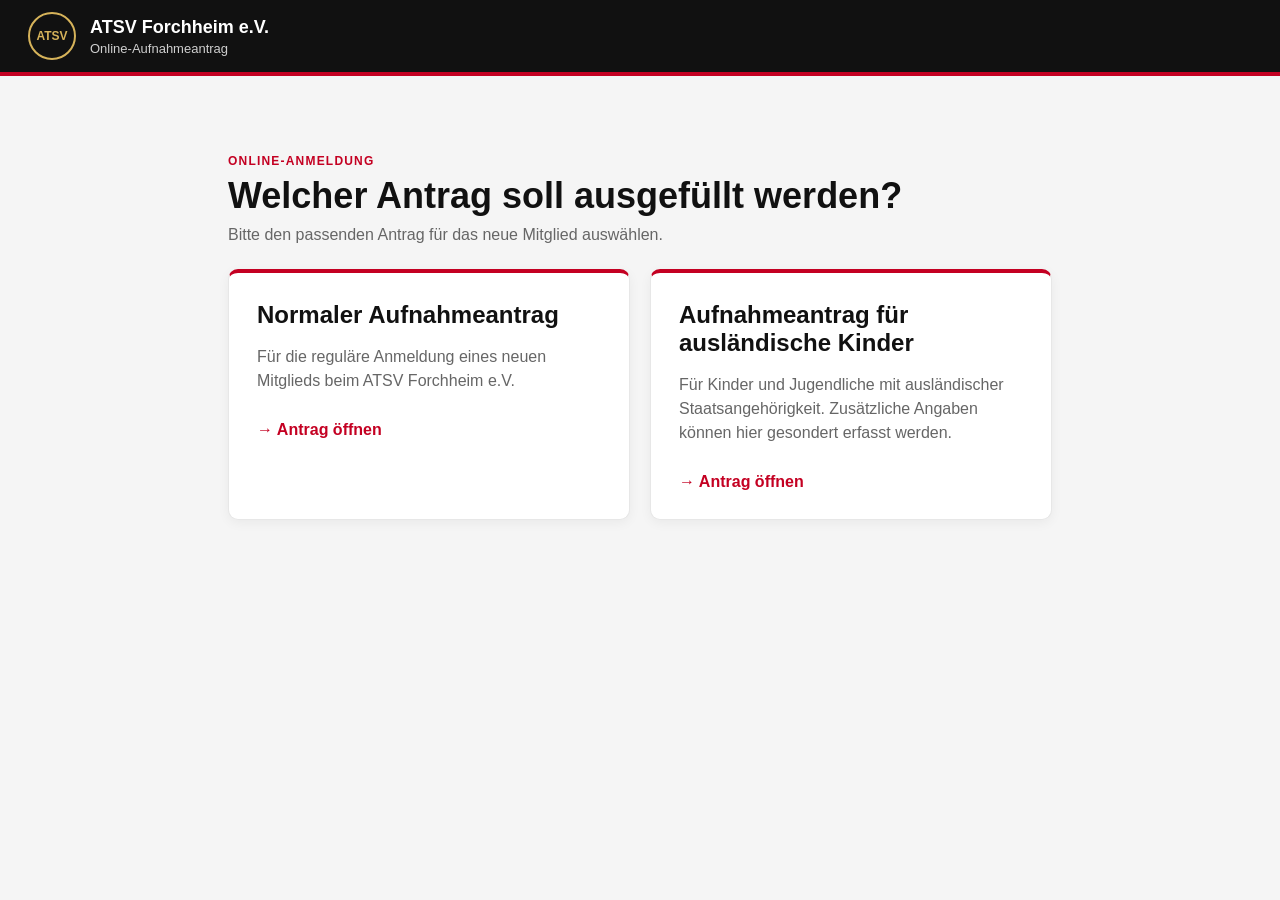
<file: antraege/index.html>
<!DOCTYPE html>
<html lang="de">
<head>
  <meta charset="UTF-8">
  <meta name="viewport" content="width=device-width, initial-scale=1.0">
  <title>Online-Aufnahmeantrag – ATSV Forchheim e.V.</title>
  <link rel="stylesheet" href="../styles.css">
  <style>
    .form-choice { max-width: 900px; margin: 40px auto; }
    .choice-grid { display:grid; grid-template-columns:repeat(2,1fr); gap:20px; margin-top:25px; }
    .choice { background:#fff; border:1px solid #e7e7e7; border-top:4px solid #c40022; border-radius:10px; padding:28px; text-decoration:none; color:#111; box-shadow:0 3px 12px rgba(0,0,0,.05); }
    .choice:hover { transform:translateY(-2px); }
    .choice h2 { margin:0 0 10px; }
    .choice p { color:#666; line-height:1.5; }
    .choice span { display:inline-block; margin-top:12px; color:#c40022; font-weight:700; }
    @media(max-width:700px){.choice-grid{grid-template-columns:1fr;}}
  </style>
</head>
<body>
<header class="topbar"><div class="brand"><div class="logo-placeholder">ATSV</div><div><div class="club-name">ATSV Forchheim e.V.</div><div class="app-name">Online-Aufnahmeantrag</div></div></div></header>
<main class="content form-choice">
  <p class="eyebrow">ONLINE-ANMELDUNG</p>
  <h1>Welcher Antrag soll ausgefüllt werden?</h1>
  <p class="subtitle">Bitte den passenden Antrag für das neue Mitglied auswählen.</p>
  <div class="choice-grid">
    <a class="choice" href="normal.html"><h2>Normaler Aufnahmeantrag</h2><p>Für die reguläre Anmeldung eines neuen Mitglieds beim ATSV Forchheim e.V.</p><span>→ Antrag öffnen</span></a>
    <a class="choice" href="auslaendische-kinder.html"><h2>Aufnahmeantrag für ausländische Kinder</h2><p>Für Kinder und Jugendliche mit ausländischer Staatsangehörigkeit. Zusätzliche Angaben können hier gesondert erfasst werden.</p><span>→ Antrag öffnen</span></a>
  </div>
</main>
</body>
</html>
</file>
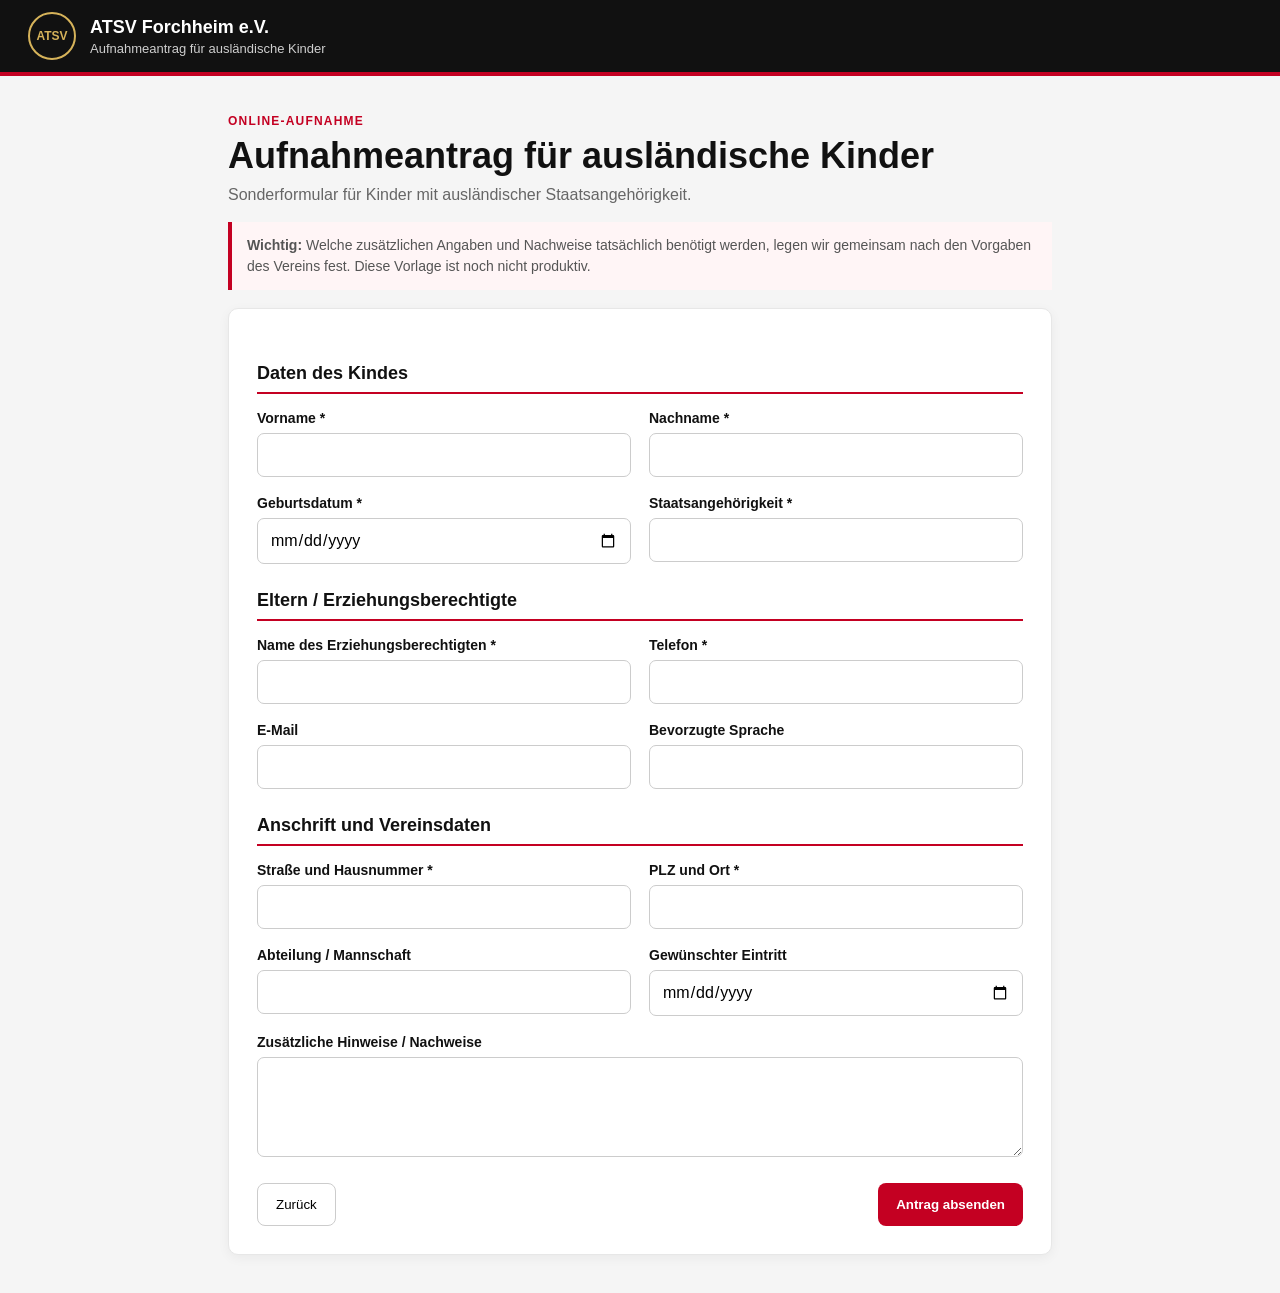
<file: antrag-auslaendische-kinder.html>
<!DOCTYPE html>
<html lang="de">
<head>
  <meta charset="UTF-8">
  <meta name="viewport" content="width=device-width, initial-scale=1.0">
  <title>ATSV – Aufnahmeantrag ausländische Kinder</title>
  <link rel="stylesheet" href="styles.css">
  <style>
    .form-page{max-width:900px;margin:0 auto}.form-card{background:#fff;border:1px solid #e7e7e7;border-radius:10px;padding:28px;box-shadow:0 3px 12px rgba(0,0,0,.05)}.form-grid{display:grid;grid-template-columns:1fr 1fr;gap:18px}.field{display:flex;flex-direction:column;gap:7px}.field.full{grid-column:1/-1}label{font-size:14px;font-weight:700}input,select,textarea{width:100%;padding:12px;border:1px solid #ccc;border-radius:7px;font:inherit;background:#fff}textarea{min-height:100px;resize:vertical}.section-title{margin:26px 0 16px;padding-bottom:8px;border-bottom:2px solid #c40022;font-size:18px}.special-note{background:#fff5f6;border-left:4px solid #c40022;padding:13px 15px;margin:18px 0;color:#555;font-size:14px;line-height:1.5}.actions{margin-top:26px;display:flex;justify-content:space-between;gap:12px}.secondary-button{border:1px solid #ccc;border-radius:8px;background:#fff;padding:13px 18px;cursor:pointer}@media(max-width:700px){.form-grid{grid-template-columns:1fr}.field.full{grid-column:auto}.actions{flex-direction:column}}
  </style>
</head>
<body>
<header class="topbar"><div class="brand"><div class="logo-placeholder">ATSV</div><div><div class="club-name">ATSV Forchheim e.V.</div><div class="app-name">Aufnahmeantrag für ausländische Kinder</div></div></div></header>
<main class="content form-page">
  <p class="eyebrow">ONLINE-AUFNAHME</p><h1>Aufnahmeantrag für ausländische Kinder</h1><p class="subtitle">Sonderformular für Kinder mit ausländischer Staatsangehörigkeit.</p>
  <div class="special-note"><strong>Wichtig:</strong> Welche zusätzlichen Angaben und Nachweise tatsächlich benötigt werden, legen wir gemeinsam nach den Vorgaben des Vereins fest. Diese Vorlage ist noch nicht produktiv.</div>
  <form class="form-card" onsubmit="event.preventDefault(); alert('Der Antrag ist noch nicht mit der Datenbank verbunden.');">
    <h2 class="section-title">Daten des Kindes</h2>
    <div class="form-grid">
      <div class="field"><label for="vorname">Vorname *</label><input id="vorname" required></div>
      <div class="field"><label for="nachname">Nachname *</label><input id="nachname" required></div>
      <div class="field"><label for="geburt">Geburtsdatum *</label><input id="geburt" type="date" required></div>
      <div class="field"><label for="staatsangehoerigkeit">Staatsangehörigkeit *</label><input id="staatsangehoerigkeit" required></div>
    </div>
    <h2 class="section-title">Eltern / Erziehungsberechtigte</h2>
    <div class="form-grid">
      <div class="field"><label for="erziehungsberechtigt">Name des Erziehungsberechtigten *</label><input id="erziehungsberechtigt" required></div>
      <div class="field"><label for="telefon">Telefon *</label><input id="telefon" type="tel" required></div>
      <div class="field"><label for="email">E-Mail</label><input id="email" type="email"></div>
      <div class="field"><label for="sprache">Bevorzugte Sprache</label><input id="sprache"></div>
    </div>
    <h2 class="section-title">Anschrift und Vereinsdaten</h2>
    <div class="form-grid">
      <div class="field"><label for="strasse">Straße und Hausnummer *</label><input id="strasse" required></div>
      <div class="field"><label for="ort">PLZ und Ort *</label><input id="ort" required></div>
      <div class="field"><label for="abteilung">Abteilung / Mannschaft</label><input id="abteilung"></div>
      <div class="field"><label for="eintritt">Gewünschter Eintritt</label><input id="eintritt" type="date"></div>
      <div class="field full"><label for="nachweise">Zusätzliche Hinweise / Nachweise</label><textarea id="nachweise"></textarea></div>
    </div>
    <div class="actions"><button type="button" class="secondary-button" onclick="history.back()">Zurück</button><button class="primary-button" type="submit">Antrag absenden</button></div>
  </form>
</main>
</body>
</html>
</file>
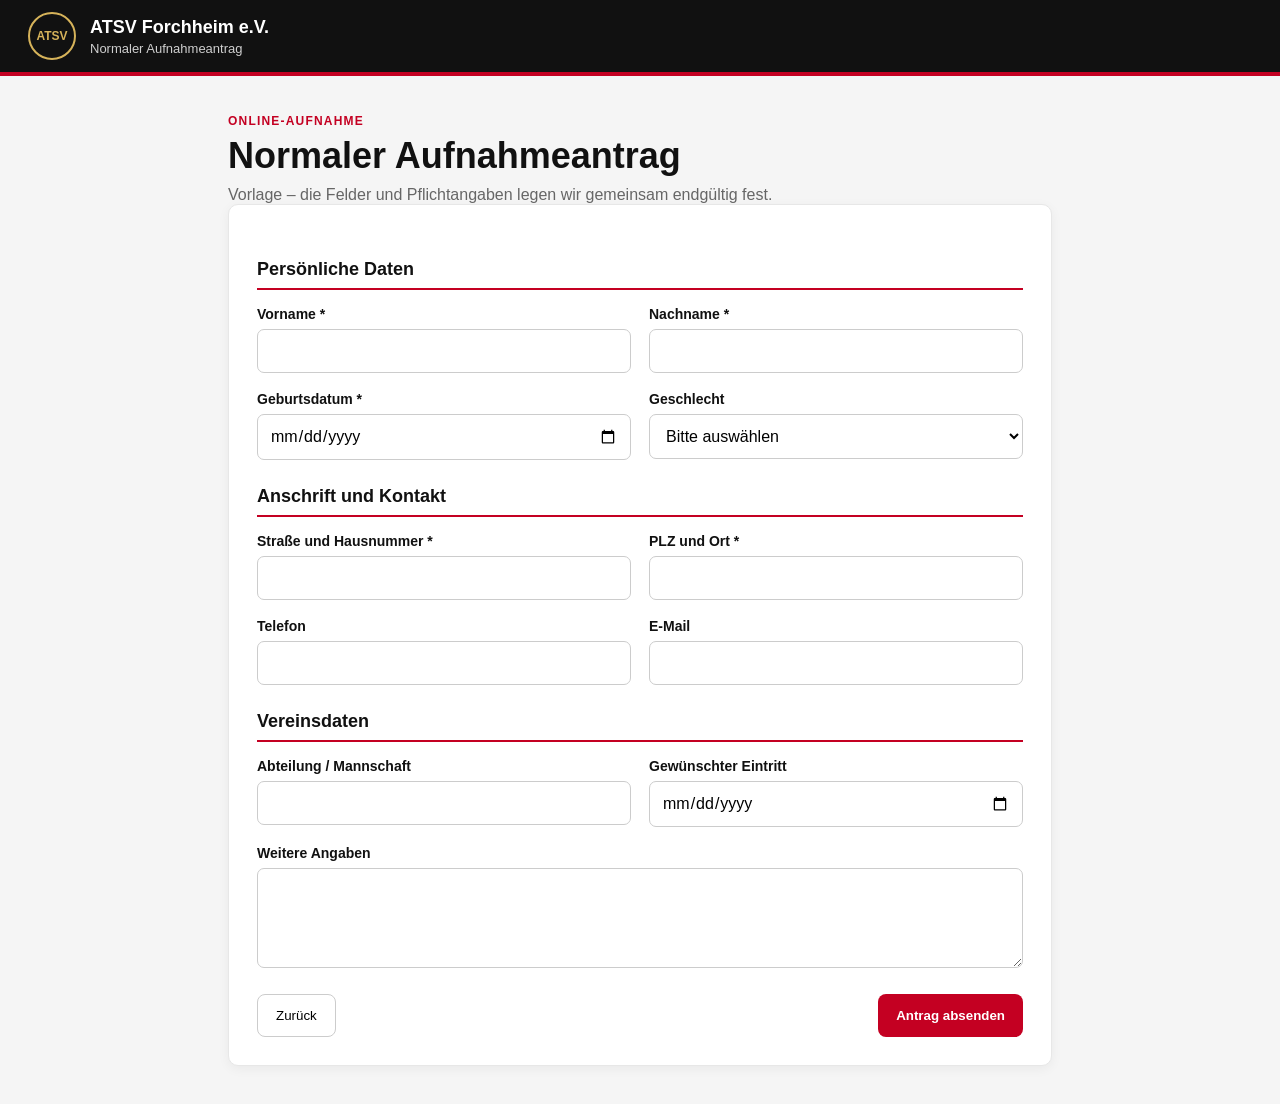
<file: antrag-normal.html>
<!DOCTYPE html>
<html lang="de">
<head>
  <meta charset="UTF-8">
  <meta name="viewport" content="width=device-width, initial-scale=1.0">
  <title>ATSV – Normaler Aufnahmeantrag</title>
  <link rel="stylesheet" href="styles.css">
  <style>
    .form-page { max-width: 900px; margin: 0 auto; }
    .form-card { background:#fff; border:1px solid #e7e7e7; border-radius:10px; padding:28px; box-shadow:0 3px 12px rgba(0,0,0,.05); }
    .form-grid { display:grid; grid-template-columns:1fr 1fr; gap:18px; }
    .field { display:flex; flex-direction:column; gap:7px; }
    .field.full { grid-column:1/-1; }
    label { font-size:14px; font-weight:700; }
    input, select, textarea { width:100%; padding:12px; border:1px solid #ccc; border-radius:7px; font:inherit; background:#fff; }
    textarea { min-height:100px; resize:vertical; }
    .section-title { margin:26px 0 16px; padding-bottom:8px; border-bottom:2px solid #c40022; font-size:18px; }
    .actions { margin-top:26px; display:flex; justify-content:space-between; gap:12px; }
    .secondary-button { border:1px solid #ccc; border-radius:8px; background:#fff; padding:13px 18px; cursor:pointer; }
    @media(max-width:700px){ .form-grid{grid-template-columns:1fr;} .field.full{grid-column:auto;} .actions{flex-direction:column;} }
  </style>
</head>
<body>
<header class="topbar"><div class="brand"><div class="logo-placeholder">ATSV</div><div><div class="club-name">ATSV Forchheim e.V.</div><div class="app-name">Normaler Aufnahmeantrag</div></div></div></header>
<main class="content form-page">
  <p class="eyebrow">ONLINE-AUFNAHME</p><h1>Normaler Aufnahmeantrag</h1><p class="subtitle">Vorlage – die Felder und Pflichtangaben legen wir gemeinsam endgültig fest.</p>
  <form class="form-card" onsubmit="event.preventDefault(); alert('Der Antrag ist noch nicht mit der Datenbank verbunden.');">
    <h2 class="section-title">Persönliche Daten</h2>
    <div class="form-grid">
      <div class="field"><label for="vorname">Vorname *</label><input id="vorname" required></div>
      <div class="field"><label for="nachname">Nachname *</label><input id="nachname" required></div>
      <div class="field"><label for="geburt">Geburtsdatum *</label><input id="geburt" type="date" required></div>
      <div class="field"><label for="geschlecht">Geschlecht</label><select id="geschlecht"><option value="">Bitte auswählen</option><option>weiblich</option><option>männlich</option><option>divers</option></select></div>
    </div>
    <h2 class="section-title">Anschrift und Kontakt</h2>
    <div class="form-grid">
      <div class="field"><label for="strasse">Straße und Hausnummer *</label><input id="strasse" required></div>
      <div class="field"><label for="ort">PLZ und Ort *</label><input id="ort" required></div>
      <div class="field"><label for="telefon">Telefon</label><input id="telefon" type="tel"></div>
      <div class="field"><label for="email">E-Mail</label><input id="email" type="email"></div>
    </div>
    <h2 class="section-title">Vereinsdaten</h2>
    <div class="form-grid">
      <div class="field"><label for="abteilung">Abteilung / Mannschaft</label><input id="abteilung"></div>
      <div class="field"><label for="eintritt">Gewünschter Eintritt</label><input id="eintritt" type="date"></div>
      <div class="field full"><label for="hinweise">Weitere Angaben</label><textarea id="hinweise"></textarea></div>
    </div>
    <div class="actions"><button type="button" class="secondary-button" onclick="history.back()">Zurück</button><button class="primary-button" type="submit">Antrag absenden</button></div>
  </form>
</main>
</body>
</html>
</file>
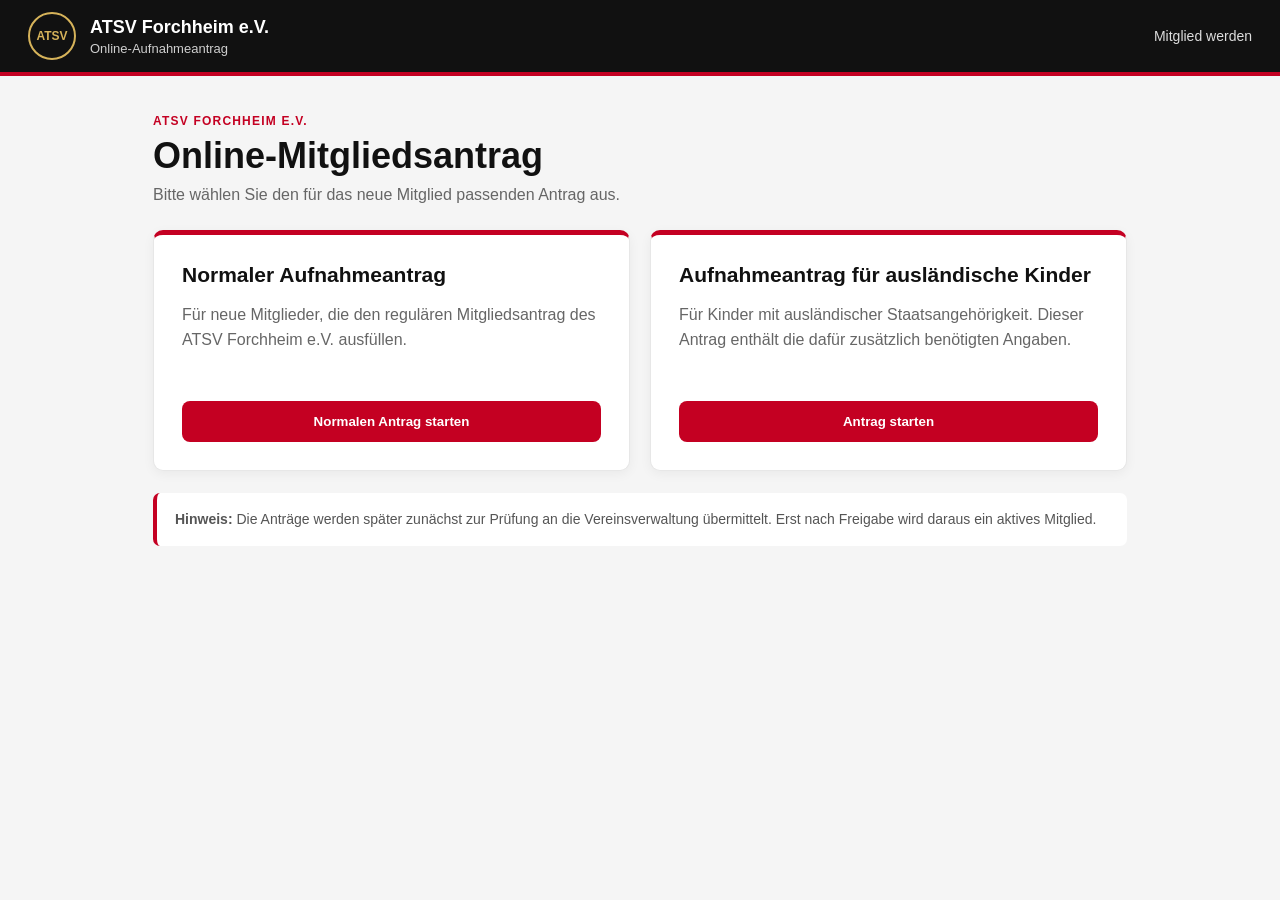
<file: aufnahmeantrag.html>
<!DOCTYPE html>
<html lang="de">
<head>
  <meta charset="UTF-8">
  <meta name="viewport" content="width=device-width, initial-scale=1.0">
  <title>ATSV – Online-Aufnahmeantrag</title>
  <link rel="stylesheet" href="styles.css">
  <style>
    .application-page { max-width: 1050px; margin: 0 auto; }
    .application-intro { margin-bottom: 26px; }
    .application-intro h1 { margin-bottom: 8px; }
    .application-options { display: grid; grid-template-columns: 1fr 1fr; gap: 20px; }
    .application-option { background: #fff; border: 1px solid #e7e7e7; border-top: 5px solid #c40022; border-radius: 10px; padding: 28px; box-shadow: 0 3px 12px rgba(0,0,0,.05); }
    .application-option h2 { margin: 0 0 10px; font-size: 21px; }
    .application-option p { color: #666; line-height: 1.55; min-height: 72px; }
    .application-option button { width: 100%; margin-top: 10px; }
    .notice { margin-top: 22px; padding: 16px 18px; background: #fff; border-left: 4px solid #c40022; border-radius: 7px; color: #555; font-size: 14px; line-height: 1.5; }
    @media (max-width: 700px) { .application-options { grid-template-columns: 1fr; } .application-option p { min-height: 0; } }
  </style>
</head>
<body>
  <header class="topbar">
    <div class="brand">
      <div class="logo-placeholder">ATSV</div>
      <div>
        <div class="club-name">ATSV Forchheim e.V.</div>
        <div class="app-name">Online-Aufnahmeantrag</div>
      </div>
    </div>
    <div class="user-area">Mitglied werden</div>
  </header>

  <main class="content application-page">
    <section class="application-intro">
      <p class="eyebrow">ATSV FORCHHEIM E.V.</p>
      <h1>Online-Mitgliedsantrag</h1>
      <p class="subtitle">Bitte wählen Sie den für das neue Mitglied passenden Antrag aus.</p>
    </section>

    <section class="application-options">
      <article class="application-option">
        <h2>Normaler Aufnahmeantrag</h2>
        <p>Für neue Mitglieder, die den regulären Mitgliedsantrag des ATSV Forchheim e.V. ausfüllen.</p>
        <button class="primary-button" onclick="location.href='antrag-normal.html'">Normalen Antrag starten</button>
      </article>

      <article class="application-option">
        <h2>Aufnahmeantrag für ausländische Kinder</h2>
        <p>Für Kinder mit ausländischer Staatsangehörigkeit. Dieser Antrag enthält die dafür zusätzlich benötigten Angaben.</p>
        <button class="primary-button" onclick="location.href='antrag-auslaendische-kinder.html'">Antrag starten</button>
      </article>
    </section>

    <div class="notice">
      <strong>Hinweis:</strong> Die Anträge werden später zunächst zur Prüfung an die Vereinsverwaltung übermittelt. Erst nach Freigabe wird daraus ein aktives Mitglied.
    </div>
  </main>
</body>
</html>
</file>
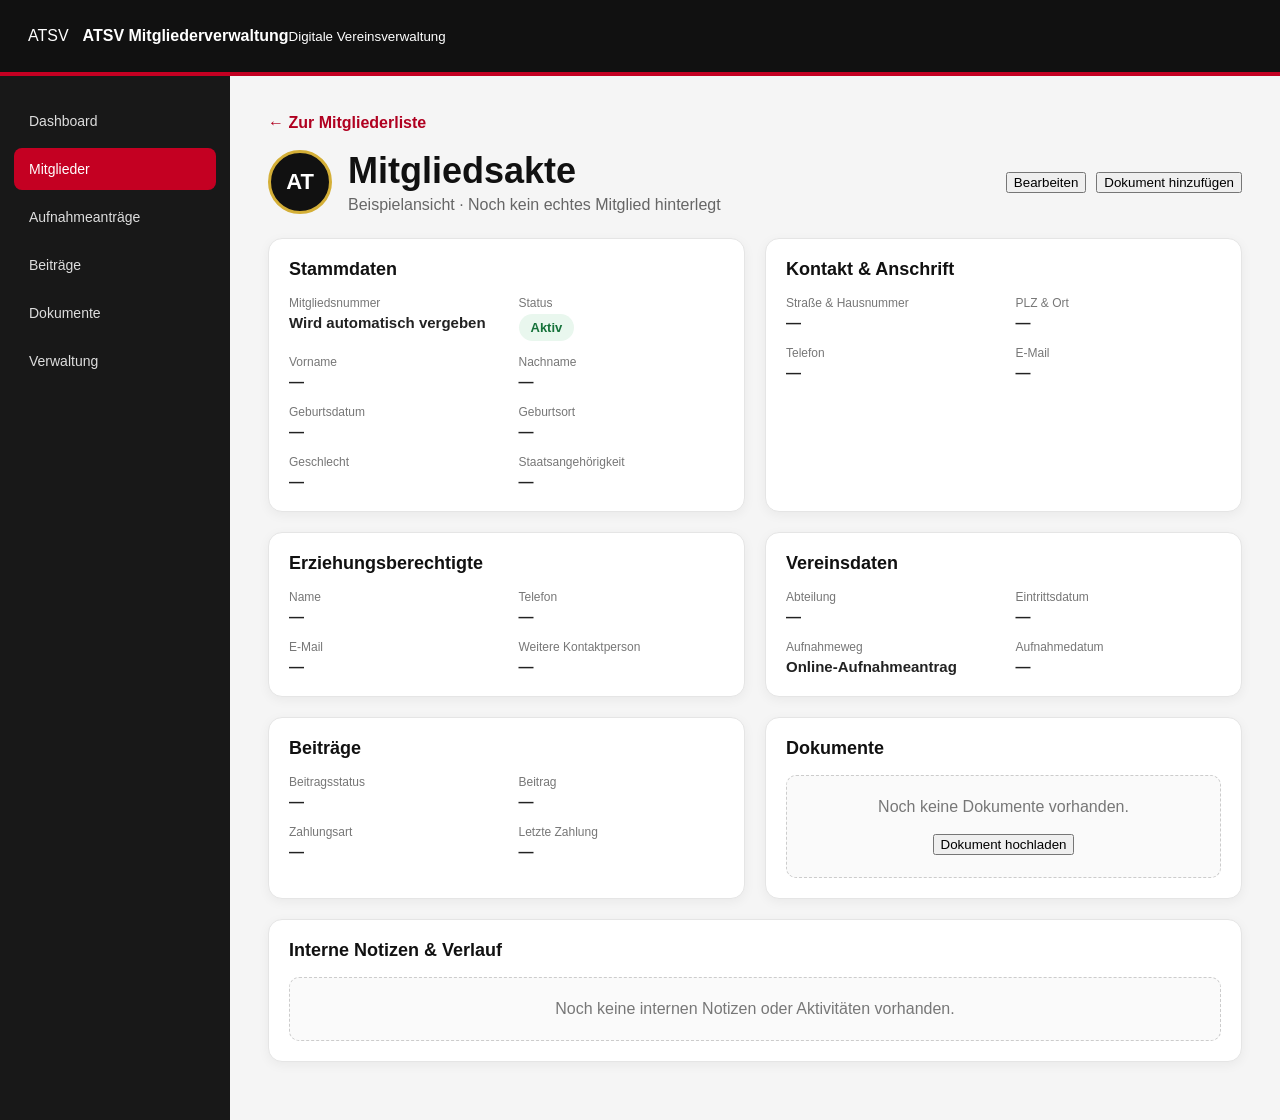
<file: mitglied.html>
<!DOCTYPE html>
<html lang="de">
<head>
  <meta charset="UTF-8">
  <meta name="viewport" content="width=device-width, initial-scale=1.0">
  <title>Mitgliedsakte – ATSV Mitgliederverwaltung</title>
  <link rel="stylesheet" href="styles.css">
  <style>
    .member-header{display:flex;justify-content:space-between;align-items:center;gap:20px;flex-wrap:wrap;margin-bottom:24px}
    .member-title{display:flex;align-items:center;gap:16px}
    .member-avatar{width:64px;height:64px;border-radius:50%;background:#111;color:#fff;border:3px solid #d4af37;display:grid;place-items:center;font-weight:800;font-size:22px}
    .member-meta{color:#666;margin-top:4px}
    .status-badge{display:inline-block;padding:6px 12px;border-radius:999px;background:#e9f7ee;color:#16723a;font-weight:700;font-size:13px}
    .action-row{display:flex;gap:10px;flex-wrap:wrap}
    .section-grid{display:grid;grid-template-columns:repeat(2,minmax(0,1fr));gap:20px;margin-bottom:20px}
    .detail-card{background:#fff;border:1px solid #e5e5e5;border-radius:14px;padding:20px;box-shadow:0 3px 12px rgba(0,0,0,.05)}
    .detail-card.full{grid-column:1/-1}
    .detail-card h2{margin:0 0 16px;font-size:18px}
    .detail-list{display:grid;grid-template-columns:repeat(2,minmax(0,1fr));gap:14px 24px}
    .detail-item label{display:block;font-size:12px;color:#777;margin-bottom:4px}
    .detail-item strong{font-size:15px;color:#222}
    .empty-box{border:1px dashed #ccc;border-radius:10px;padding:22px;text-align:center;color:#777;background:#fafafa}
    .back-link{display:inline-block;margin-bottom:18px;color:#b00020;text-decoration:none;font-weight:700}
    @media(max-width:800px){.section-grid,.detail-list{grid-template-columns:1fr}.detail-card.full{grid-column:auto}}
  </style>
</head>
<body>
  <header class="topbar">
    <div class="brand"><div class="logo">ATSV</div><div><strong>ATSV Mitgliederverwaltung</strong><small>Digitale Vereinsverwaltung</small></div></div>
  </header>

  <div class="layout">
    <aside class="sidebar">
      <nav>
        <a href="index.html">Dashboard</a>
        <a class="active" href="mitglieder.html">Mitglieder</a>
        <a href="aufnahmeantraege.html">Aufnahmeanträge</a>
        <a href="#">Beiträge</a>
        <a href="#">Dokumente</a>
        <a href="#">Verwaltung</a>
      </nav>
    </aside>

    <main class="content">
      <a class="back-link" href="mitglieder.html">← Zur Mitgliederliste</a>

      <div class="member-header">
        <div class="member-title">
          <div class="member-avatar">AT</div>
          <div>
            <h1>Mitgliedsakte</h1>
            <div class="member-meta">Beispielansicht · Noch kein echtes Mitglied hinterlegt</div>
          </div>
        </div>
        <div class="action-row">
          <button class="btn secondary" type="button" onclick="alert('Bearbeitung wird mit der Datenbank-Anbindung aktiviert.')">Bearbeiten</button>
          <button class="btn" type="button" onclick="alert('Dokumente werden mit der geschützten Datenbank-Anbindung aktiviert.')">Dokument hinzufügen</button>
        </div>
      </div>

      <div class="section-grid">
        <section class="detail-card">
          <h2>Stammdaten</h2>
          <div class="detail-list">
            <div class="detail-item"><label>Mitgliedsnummer</label><strong>Wird automatisch vergeben</strong></div>
            <div class="detail-item"><label>Status</label><strong><span class="status-badge">Aktiv</span></strong></div>
            <div class="detail-item"><label>Vorname</label><strong>—</strong></div>
            <div class="detail-item"><label>Nachname</label><strong>—</strong></div>
            <div class="detail-item"><label>Geburtsdatum</label><strong>—</strong></div>
            <div class="detail-item"><label>Geburtsort</label><strong>—</strong></div>
            <div class="detail-item"><label>Geschlecht</label><strong>—</strong></div>
            <div class="detail-item"><label>Staatsangehörigkeit</label><strong>—</strong></div>
          </div>
        </section>

        <section class="detail-card">
          <h2>Kontakt & Anschrift</h2>
          <div class="detail-list">
            <div class="detail-item"><label>Straße & Hausnummer</label><strong>—</strong></div>
            <div class="detail-item"><label>PLZ & Ort</label><strong>—</strong></div>
            <div class="detail-item"><label>Telefon</label><strong>—</strong></div>
            <div class="detail-item"><label>E-Mail</label><strong>—</strong></div>
          </div>
        </section>

        <section class="detail-card">
          <h2>Erziehungsberechtigte</h2>
          <div class="detail-list">
            <div class="detail-item"><label>Name</label><strong>—</strong></div>
            <div class="detail-item"><label>Telefon</label><strong>—</strong></div>
            <div class="detail-item"><label>E-Mail</label><strong>—</strong></div>
            <div class="detail-item"><label>Weitere Kontaktperson</label><strong>—</strong></div>
          </div>
        </section>

        <section class="detail-card">
          <h2>Vereinsdaten</h2>
          <div class="detail-list">
            <div class="detail-item"><label>Abteilung</label><strong>—</strong></div>
            <div class="detail-item"><label>Eintrittsdatum</label><strong>—</strong></div>
            <div class="detail-item"><label>Aufnahmeweg</label><strong>Online-Aufnahmeantrag</strong></div>
            <div class="detail-item"><label>Aufnahmedatum</label><strong>—</strong></div>
          </div>
        </section>

        <section class="detail-card">
          <h2>Beiträge</h2>
          <div class="detail-list">
            <div class="detail-item"><label>Beitragsstatus</label><strong>—</strong></div>
            <div class="detail-item"><label>Beitrag</label><strong>—</strong></div>
            <div class="detail-item"><label>Zahlungsart</label><strong>—</strong></div>
            <div class="detail-item"><label>Letzte Zahlung</label><strong>—</strong></div>
          </div>
        </section>

        <section class="detail-card">
          <h2>Dokumente</h2>
          <div class="empty-box">Noch keine Dokumente vorhanden.<br><br><button class="btn" type="button" onclick="alert('Dokument-Upload wird mit der geschützten Datenbank-Anbindung aktiviert.')">Dokument hochladen</button></div>
        </section>

        <section class="detail-card full">
          <h2>Interne Notizen & Verlauf</h2>
          <div class="empty-box">Noch keine internen Notizen oder Aktivitäten vorhanden.</div>
        </section>
      </div>
    </main>
  </div>
</body>
</html>
</file>
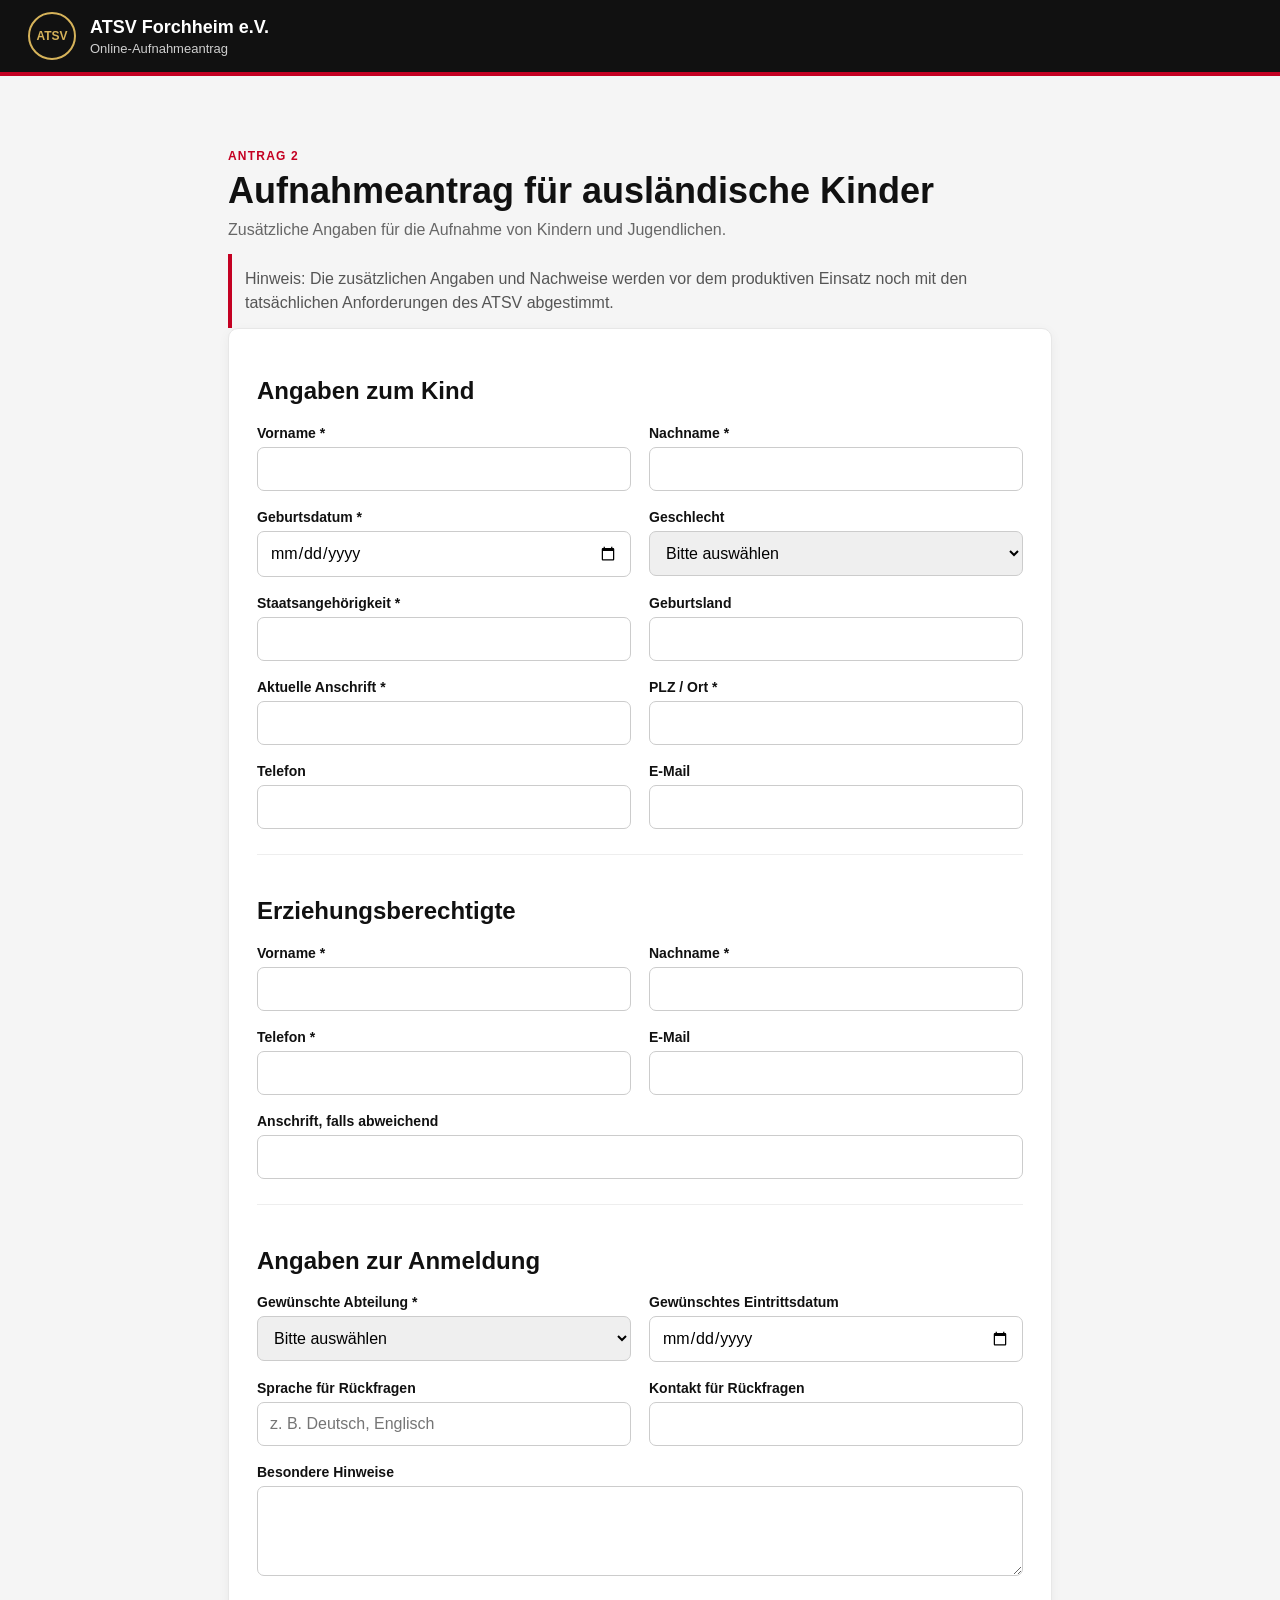
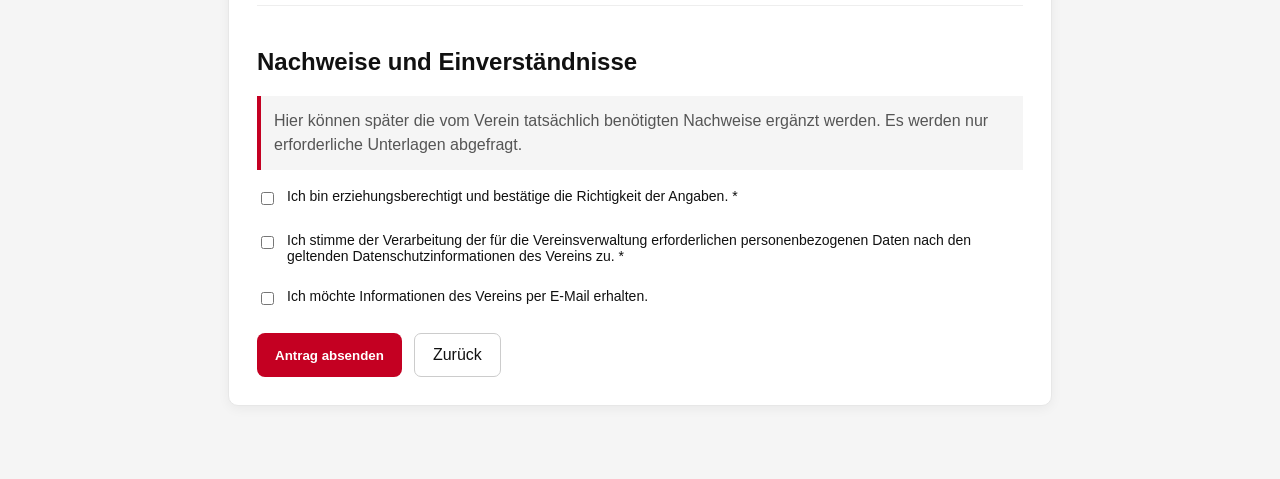
<file: antraege/auslaendische-kinder.html>
<!DOCTYPE html>
<html lang="de"><head><meta charset="UTF-8"><meta name="viewport" content="width=device-width,initial-scale=1.0"><title>Aufnahmeantrag für ausländische Kinder</title><link rel="stylesheet" href="../styles.css"><style>.form-wrap{max-width:900px;margin:35px auto}.form-box{background:#fff;border:1px solid #e7e7e7;border-radius:10px;padding:28px;box-shadow:0 3px 12px rgba(0,0,0,.05)}.grid{display:grid;grid-template-columns:1fr 1fr;gap:18px}.full{grid-column:1/-1}label{display:block;font-weight:700;font-size:14px;margin-bottom:6px}input,select,textarea{width:100%;padding:12px;border:1px solid #ccc;border-radius:7px;font:inherit}textarea{min-height:90px}.section{border-top:1px solid #eee;padding-top:22px;margin-top:25px}.info{background:#f5f5f5;border-left:4px solid #c40022;padding:13px;margin-top:15px;color:#555;line-height:1.5}.check{display:flex;gap:10px;align-items:flex-start;font-weight:400}.check input{width:auto;margin-top:4px}.actions{margin-top:25px;display:flex;gap:12px}.secondary{padding:12px 18px;border:1px solid #ccc;background:#fff;border-radius:7px;text-decoration:none;color:#111}@media(max-width:650px){.grid{grid-template-columns:1fr}.full{grid-column:auto}}</style></head>
<body><header class="topbar"><div class="brand"><div class="logo-placeholder">ATSV</div><div><div class="club-name">ATSV Forchheim e.V.</div><div class="app-name">Online-Aufnahmeantrag</div></div></div></header>
<main class="content form-wrap"><p class="eyebrow">ANTRAG 2</p><h1>Aufnahmeantrag für ausländische Kinder</h1><p class="subtitle">Zusätzliche Angaben für die Aufnahme von Kindern und Jugendlichen.</p><div class="info">Hinweis: Die zusätzlichen Angaben und Nachweise werden vor dem produktiven Einsatz noch mit den tatsächlichen Anforderungen des ATSV abgestimmt.</div><form class="form-box" onsubmit="event.preventDefault();alert('Der Antrag ist als Entwurf erfasst. Die sichere Übermittlung wird später angebunden.');">
<div class="section" style="border-top:0;padding-top:0;margin-top:0"><h2>Angaben zum Kind</h2><div class="grid"><div><label>Vorname *</label><input required></div><div><label>Nachname *</label><input required></div><div><label>Geburtsdatum *</label><input type="date" required></div><div><label>Geschlecht</label><select><option value="">Bitte auswählen</option><option>weiblich</option><option>männlich</option><option>divers</option><option>keine Angabe</option></select></div><div><label>Staatsangehörigkeit *</label><input required></div><div><label>Geburtsland</label><input></div><div><label>Aktuelle Anschrift *</label><input required></div><div><label>PLZ / Ort *</label><input required></div><div><label>Telefon</label><input type="tel"></div><div><label>E-Mail</label><input type="email"></div></div></div>
<div class="section"><h2>Erziehungsberechtigte</h2><div class="grid"><div><label>Vorname *</label><input required></div><div><label>Nachname *</label><input required></div><div><label>Telefon *</label><input type="tel" required></div><div><label>E-Mail</label><input type="email"></div><div class="full"><label>Anschrift, falls abweichend</label><input></div></div></div>
<div class="section"><h2>Angaben zur Anmeldung</h2><div class="grid"><div><label>Gewünschte Abteilung *</label><select required><option value="">Bitte auswählen</option><option>Fußball</option><option>Jugendfußball</option><option>Andere Abteilung</option></select></div><div><label>Gewünschtes Eintrittsdatum</label><input type="date"></div><div><label>Sprache für Rückfragen</label><input placeholder="z. B. Deutsch, Englisch"></div><div><label>Kontakt für Rückfragen</label><input></div><div class="full"><label>Besondere Hinweise</label><textarea></textarea></div></div></div>
<div class="section"><h2>Nachweise und Einverständnisse</h2><div class="info">Hier können später die vom Verein tatsächlich benötigten Nachweise ergänzt werden. Es werden nur erforderliche Unterlagen abgefragt.</div><br><label class="check"><input type="checkbox" required><span>Ich bin erziehungsberechtigt und bestätige die Richtigkeit der Angaben. *</span></label><br><label class="check"><input type="checkbox" required><span>Ich stimme der Verarbeitung der für die Vereinsverwaltung erforderlichen personenbezogenen Daten nach den geltenden Datenschutzinformationen des Vereins zu. *</span></label><br><label class="check"><input type="checkbox"><span>Ich möchte Informationen des Vereins per E-Mail erhalten.</span></label></div>
<div class="actions"><button class="primary-button" type="submit">Antrag absenden</button><a class="secondary" href="index.html">Zurück</a></div></form></main></body></html>
</file>
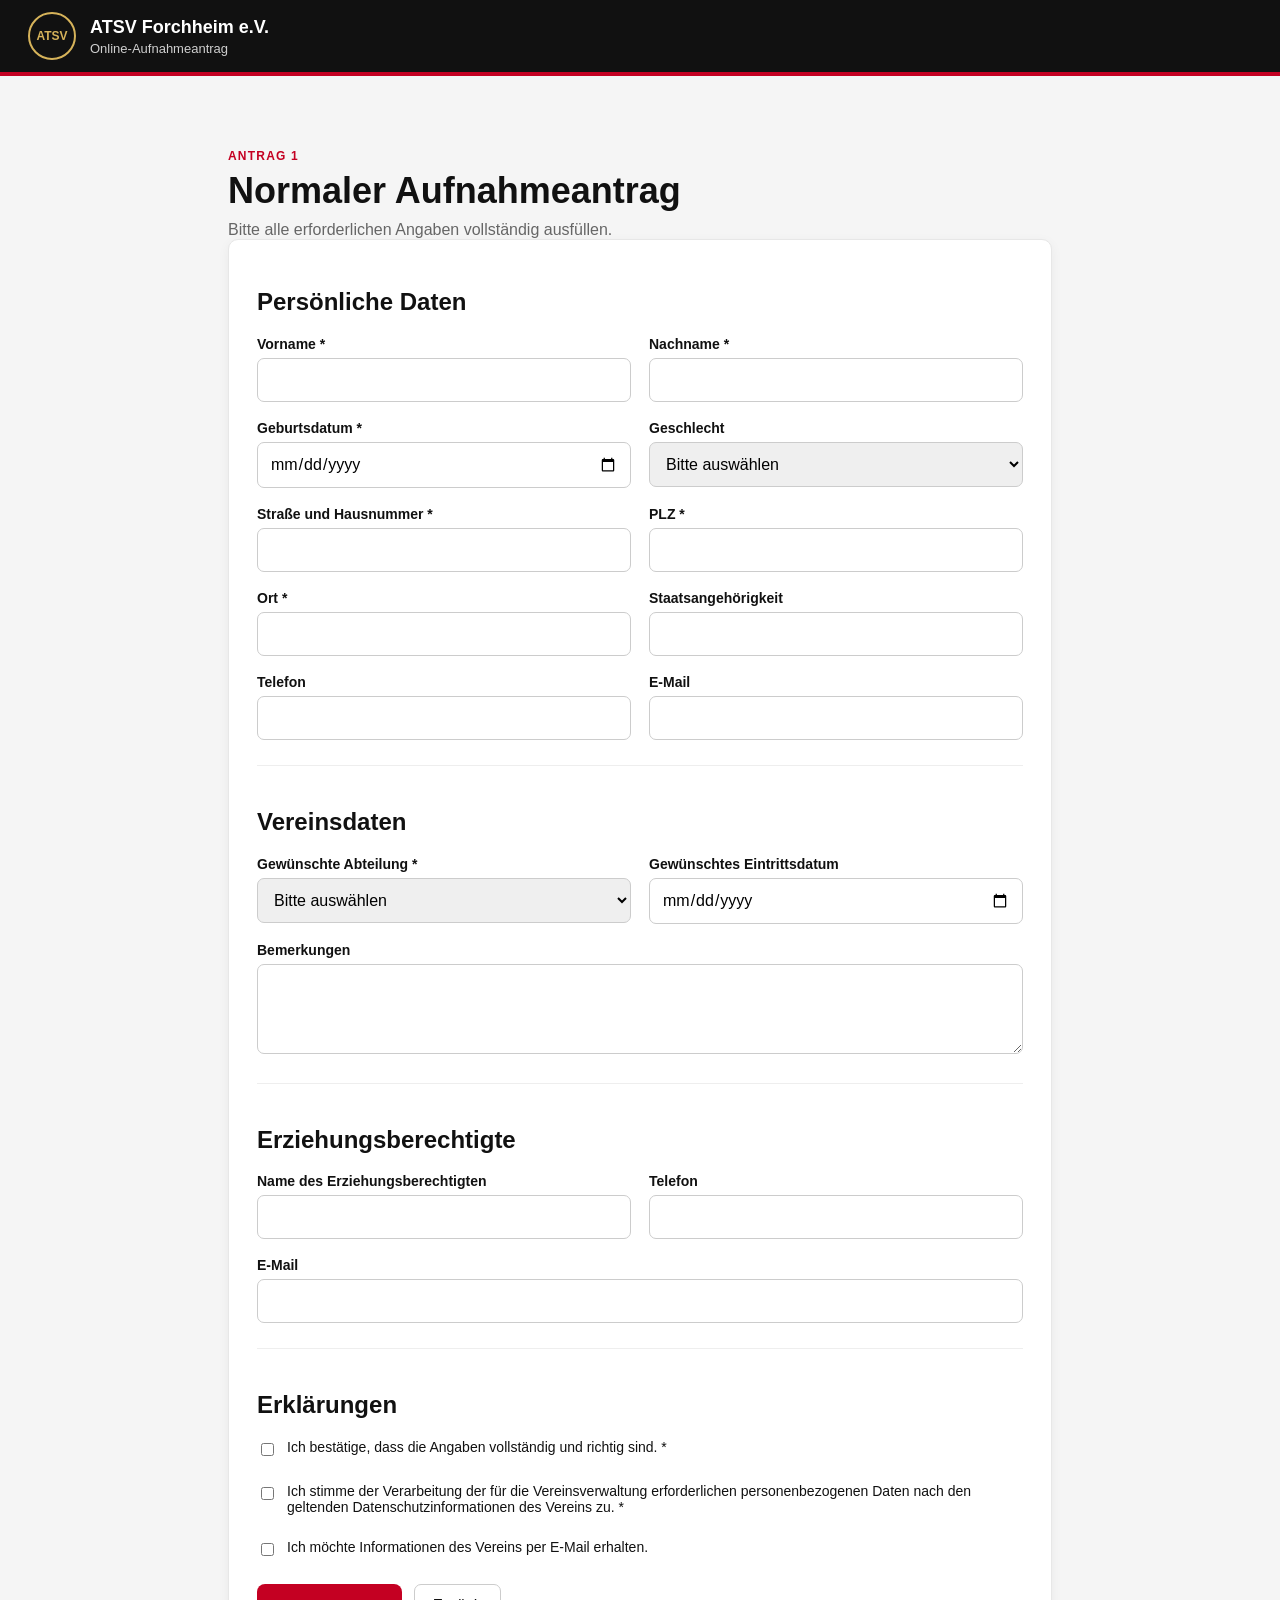
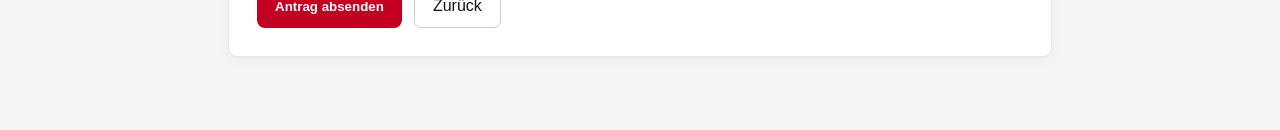
<file: antraege/normal.html>
<!DOCTYPE html>
<html lang="de"><head><meta charset="UTF-8"><meta name="viewport" content="width=device-width,initial-scale=1.0"><title>Normaler Aufnahmeantrag</title><link rel="stylesheet" href="../styles.css"><style>.form-wrap{max-width:900px;margin:35px auto}.form-box{background:#fff;border:1px solid #e7e7e7;border-radius:10px;padding:28px;box-shadow:0 3px 12px rgba(0,0,0,.05)}.grid{display:grid;grid-template-columns:1fr 1fr;gap:18px}.full{grid-column:1/-1}label{display:block;font-weight:700;font-size:14px;margin-bottom:6px}input,select,textarea{width:100%;padding:12px;border:1px solid #ccc;border-radius:7px;font:inherit}textarea{min-height:90px}.section{border-top:1px solid #eee;padding-top:22px;margin-top:25px}.check{display:flex;gap:10px;align-items:flex-start;font-weight:400}.check input{width:auto;margin-top:4px}.actions{margin-top:25px;display:flex;gap:12px}.secondary{padding:12px 18px;border:1px solid #ccc;background:#fff;border-radius:7px;text-decoration:none;color:#111}@media(max-width:650px){.grid{grid-template-columns:1fr}.full{grid-column:auto}}</style></head>
<body><header class="topbar"><div class="brand"><div class="logo-placeholder">ATSV</div><div><div class="club-name">ATSV Forchheim e.V.</div><div class="app-name">Online-Aufnahmeantrag</div></div></div></header>
<main class="content form-wrap"><p class="eyebrow">ANTRAG 1</p><h1>Normaler Aufnahmeantrag</h1><p class="subtitle">Bitte alle erforderlichen Angaben vollständig ausfüllen.</p><form class="form-box" onsubmit="event.preventDefault();alert('Der Antrag ist als Entwurf erfasst. Die sichere Übermittlung wird später angebunden.');">
<div class="section" style="border-top:0;padding-top:0;margin-top:0"><h2>Persönliche Daten</h2><div class="grid"><div><label>Vorname *</label><input required></div><div><label>Nachname *</label><input required></div><div><label>Geburtsdatum *</label><input type="date" required></div><div><label>Geschlecht</label><select><option value="">Bitte auswählen</option><option>weiblich</option><option>männlich</option><option>divers</option><option>keine Angabe</option></select></div><div><label>Straße und Hausnummer *</label><input required></div><div><label>PLZ *</label><input required></div><div><label>Ort *</label><input required></div><div><label>Staatsangehörigkeit</label><input></div><div><label>Telefon</label><input type="tel"></div><div><label>E-Mail</label><input type="email"></div></div></div>
<div class="section"><h2>Vereinsdaten</h2><div class="grid"><div><label>Gewünschte Abteilung *</label><select required><option value="">Bitte auswählen</option><option>Fußball</option><option>Jugendfußball</option><option>Andere Abteilung</option></select></div><div><label>Gewünschtes Eintrittsdatum</label><input type="date"></div><div class="full"><label>Bemerkungen</label><textarea></textarea></div></div></div>
<div class="section"><h2>Erziehungsberechtigte</h2><div class="grid"><div><label>Name des Erziehungsberechtigten</label><input></div><div><label>Telefon</label><input type="tel"></div><div class="full"><label>E-Mail</label><input type="email"></div></div></div>
<div class="section"><h2>Erklärungen</h2><label class="check"><input type="checkbox" required><span>Ich bestätige, dass die Angaben vollständig und richtig sind. *</span></label><br><label class="check"><input type="checkbox" required><span>Ich stimme der Verarbeitung der für die Vereinsverwaltung erforderlichen personenbezogenen Daten nach den geltenden Datenschutzinformationen des Vereins zu. *</span></label><br><label class="check"><input type="checkbox"><span>Ich möchte Informationen des Vereins per E-Mail erhalten.</span></label></div>
<div class="actions"><button class="primary-button" type="submit">Antrag absenden</button><a class="secondary" href="index.html">Zurück</a></div></form></main></body></html>
</file>
<file: styles.css>
* { box-sizing: border-box; }

:root {
  --red: #c40022;
  --red-dark: #8f0019;
  --black: #111111;
  --gray-100: #f5f5f5;
  --gray-200: #e7e7e7;
  --gray-600: #666666;
  --white: #ffffff;
  --gold: #d6b35a;
}

body {
  margin: 0;
  font-family: Arial, Helvetica, sans-serif;
  background: var(--gray-100);
  color: var(--black);
}

.topbar {
  min-height: 76px;
  background: var(--black);
  color: var(--white);
  display: flex;
  align-items: center;
  justify-content: space-between;
  padding: 0 28px;
  border-bottom: 4px solid var(--red);
}

.brand { display: flex; align-items: center; gap: 14px; }
.logo-placeholder {
  width: 48px;
  height: 48px;
  border: 2px solid var(--gold);
  border-radius: 50%;
  display: grid;
  place-items: center;
  font-weight: 800;
  font-size: 12px;
  color: var(--gold);
}
.club-name { font-size: 18px; font-weight: 800; }
.app-name { font-size: 13px; color: #cfcfcf; margin-top: 3px; }
.user-area { font-size: 14px; color: #dddddd; }
.logout-button { border: 1px solid #555; background: transparent; color: #fff; border-radius: 7px; padding: 9px 13px; cursor: pointer; }
.logout-button:hover { background: #292929; }

.layout { display: flex; min-height: calc(100vh - 80px); }
.sidebar { width: 230px; background: #181818; padding: 24px 14px; }
.sidebar nav { display: grid; gap: 6px; }
.sidebar a { color: #dddddd; text-decoration: none; padding: 13px 15px; border-radius: 8px; font-size: 14px; }
.sidebar a:hover, .sidebar a.active { background: var(--red); color: white; }

.content { flex: 1; padding: 38px; max-width: 1400px; }
.page-heading { display: flex; justify-content: space-between; gap: 25px; align-items: end; margin-bottom: 30px; }
.eyebrow, .panel-kicker { margin: 0 0 7px; color: var(--red); font-size: 12px; font-weight: 800; letter-spacing: 1.2px; }
h1 { margin: 0; font-size: clamp(25px, 3vw, 36px); }
.subtitle { margin: 9px 0 0; color: var(--gray-600); }
.primary-button { border: 0; border-radius: 8px; background: var(--red); color: white; font-weight: 700; padding: 13px 18px; cursor: pointer; }
.primary-button:hover { background: var(--red-dark); }

.cards { display: grid; grid-template-columns: repeat(4, minmax(0, 1fr)); gap: 18px; }
.card { background: var(--white); border: 1px solid var(--gray-200); border-top: 4px solid var(--red); border-radius: 10px; padding: 22px; box-shadow: 0 3px 12px rgba(0,0,0,.05); }
.card-label { display: block; font-size: 14px; color: var(--gray-600); }
.card strong { display: block; font-size: 34px; margin: 12px 0 7px; }
.card-note { font-size: 12px; color: #888; }

.welcome-panel { margin-top: 24px; background: white; border: 1px solid var(--gray-200); border-radius: 10px; padding: 28px; display: grid; grid-template-columns: 1.5fr 1fr; gap: 30px; }
.welcome-panel h2 { margin: 0 0 8px; font-size: 24px; }
.welcome-panel p { margin: 0; color: var(--gray-600); line-height: 1.6; }
.checklist { display: grid; gap: 10px; align-content: center; font-size: 14px; }
.checklist div { padding: 10px 12px; background: var(--gray-100); border-radius: 7px; }

.login-page { min-height: 100vh; display: grid; place-items: center; padding: 24px; background: var(--gray-100); }
.login-card { width: min(430px, 100%); background: var(--white); border: 1px solid var(--gray-200); border-top: 5px solid var(--red); border-radius: 12px; padding: 34px; box-shadow: 0 8px 30px rgba(0,0,0,.08); }
.login-logo { width: 72px; height: 72px; margin: 0 auto 22px; border: 3px solid var(--gold); border-radius: 50%; display: grid; place-items: center; background: var(--black); color: var(--gold); font-weight: 900; }
.login-card .eyebrow { text-align: center; }
.login-card h1 { text-align: center; font-size: 28px; }
.login-card .subtitle { text-align: center; margin-bottom: 28px; }
.login-card label { display: block; margin: 16px 0 7px; font-weight: 700; font-size: 14px; }
.login-card input { width: 100%; padding: 13px 14px; border: 1px solid #d5d5d5; border-radius: 8px; font-size: 15px; }
.login-card input:focus { outline: 2px solid rgba(196,0,34,.18); border-color: var(--red); }
.login-card .primary-button { width: 100%; margin-top: 22px; }
.login-message { min-height: 20px; margin: 13px 0 0; text-align: center; color: var(--red); font-size: 13px; }

@media (max-width: 900px) {
  .sidebar { width: 190px; }
  .cards { grid-template-columns: repeat(2, minmax(0, 1fr)); }
  .welcome-panel { grid-template-columns: 1fr; }
}

@media (max-width: 650px) {
  .topbar { padding: 0 16px; }
  .user-area { display: block; }
  .layout { display: block; }
  .sidebar { width: 100%; padding: 8px; }
  .sidebar nav { grid-template-columns: repeat(3, 1fr); }
  .sidebar a { text-align: center; padding: 10px 5px; font-size: 12px; }
  .content { padding: 22px 16px; }
  .page-heading { display: block; }
  .primary-button { margin-top: 18px; }
  .cards { grid-template-columns: 1fr; }
  .login-card { padding: 26px 20px; }
}
</file>
